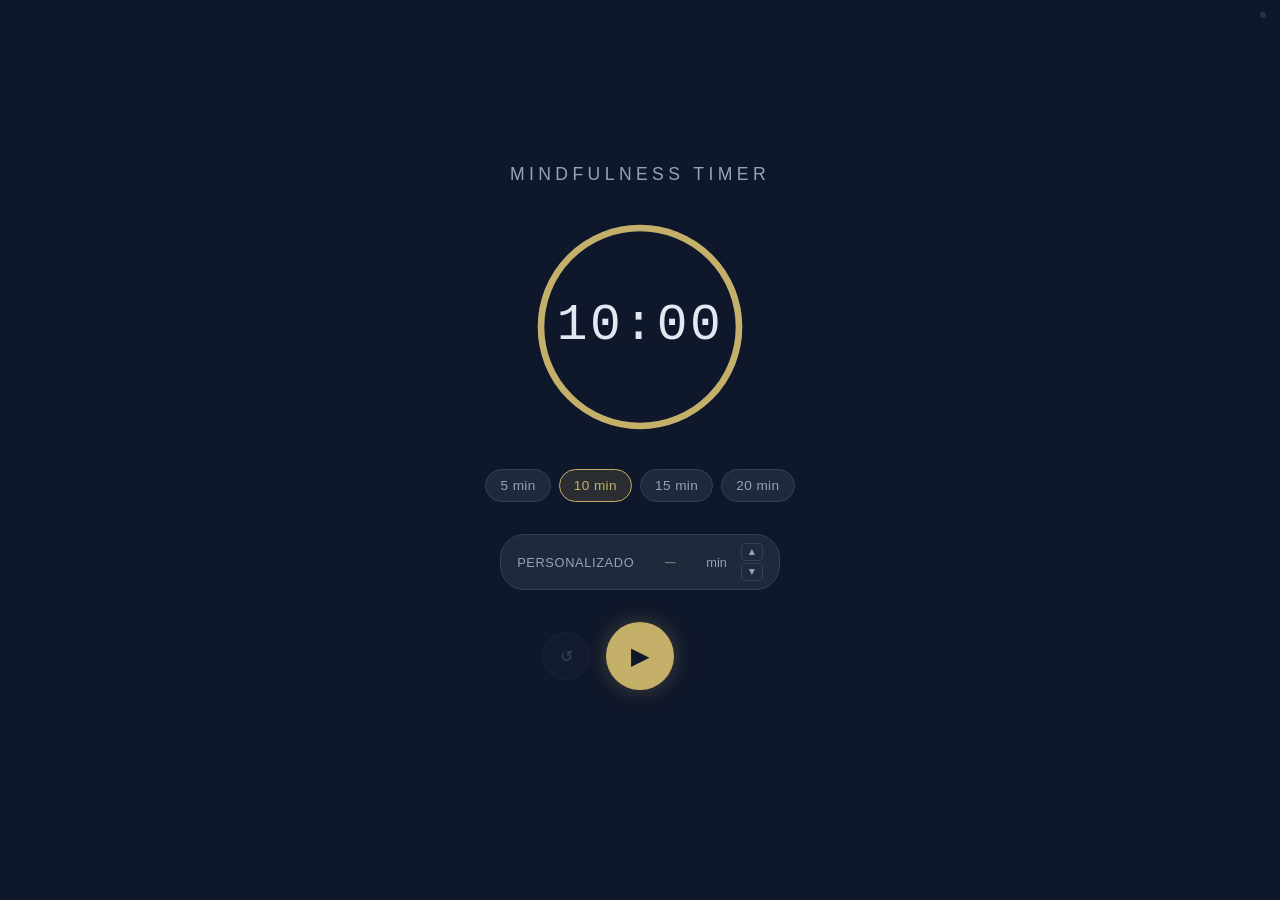
<file: index.html>
<!DOCTYPE html>
<html lang="es">
<head>
    <meta charset="UTF-8">
    <meta name="viewport" content="width=device-width, initial-scale=1.0, viewport-fit=cover">
    <title>Mindfulness Timer</title>

    <!-- PWA -->
    <link rel="manifest" href="manifest.json">
    <meta name="theme-color" content="#0f172a">

    <!-- iOS -->
    <meta name="apple-mobile-web-app-capable" content="yes">
    <meta name="apple-mobile-web-app-status-bar-style" content="black-translucent">
    <meta name="apple-mobile-web-app-title" content="Mindfulness">
    <link rel="apple-touch-icon" href="icons/apple-touch-icon.png">

    <!-- Android -->
    <meta name="mobile-web-app-capable" content="yes">
    <meta name="format-detection" content="telephone=no">

    <link rel="stylesheet" href="css/style.css">
</head>
<body>

<div class="finished-glow" id="finishedGlow"></div>
<div class="wakelock-indicator" id="wakeLockIndicator" title="Pantalla activa"></div>

<main class="app">

    <header class="header">
        <h1>Mindfulness Timer</h1>
    </header>

    <!-- Ring timer -->
    <div class="timer-ring" id="timerRing">
        <svg viewBox="0 0 200 200" xmlns="http://www.w3.org/2000/svg">
            <circle class="ring-bg" cx="100" cy="100" r="90"/>
            <circle class="ring-progress" id="ringProgress" cx="100" cy="100" r="90"/>
        </svg>
        <div class="timer-center">
            <div class="timer-display" id="timerDisplay">10:00</div>
            <div class="timer-label" id="timerLabel"></div>
        </div>
    </div>

    <!-- Presets -->
    <div class="presets">
        <button class="preset-btn" data-mins="5">5 min</button>
        <button class="preset-btn" data-mins="10">10 min</button>
        <button class="preset-btn" data-mins="15">15 min</button>
        <button class="preset-btn" data-mins="20">20 min</button>
    </div>

    <!-- Custom time -->
    <div class="custom-row" id="customRow">
        <label for="customInput">Personalizado</label>
        <input
            type="number"
            id="customInput"
            min="1"
            max="180"
            placeholder="—"
            inputmode="numeric"
            pattern="[0-9]*"
        >
        <span class="unit">min</span>
        <div class="custom-stepper">
            <button id="stepUp" aria-label="Aumentar minutos">▲</button>
            <button id="stepDown" aria-label="Disminuir minutos">▼</button>
        </div>
    </div>

    <!-- Controls -->
    <div class="controls">
        <button class="btn-secondary" id="btnReset" aria-label="Reiniciar">↺</button>
        <button class="btn-main" id="btnStart" aria-label="Iniciar">▶</button>
        <div style="width:48px"></div>
    </div>

    <div class="status" id="statusMsg"></div>

</main>

<script src="js/app.js"></script>
</body>
</html>
</file>
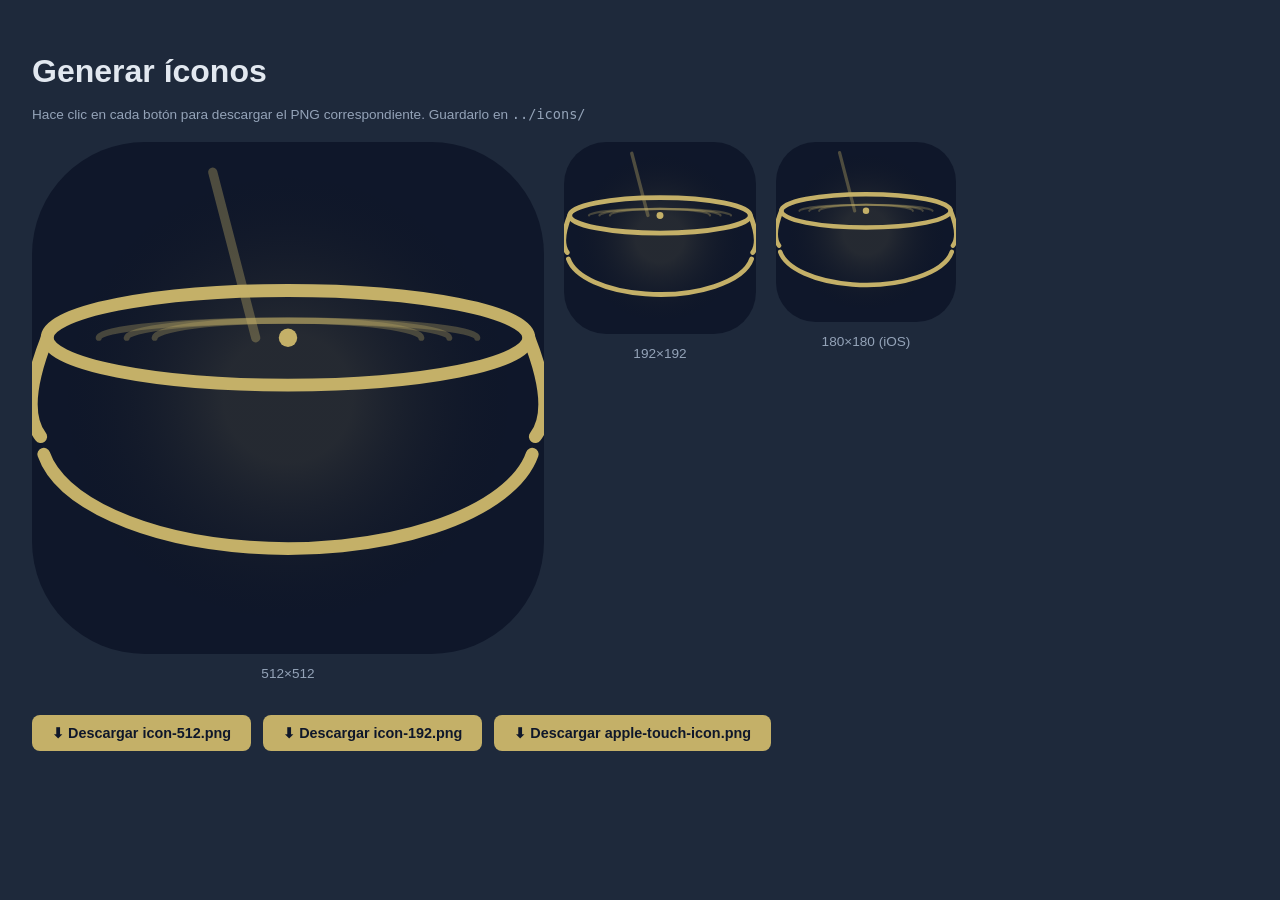
<file: tools/generate-icons.html>
<!DOCTYPE html>
<html lang="es">
<head>
<meta charset="UTF-8">
<title>Generar íconos — Mindfulness Timer</title>
<style>
  body { font-family: sans-serif; background: #1e293b; color: #e2e8f0; padding: 24px; }
  h1 { margin-bottom: 16px; }
  .canvases { display: flex; gap: 20px; flex-wrap: wrap; margin: 20px 0; }
  canvas { border-radius: 22%; display: block; }
  .actions { display: flex; gap: 12px; flex-wrap: wrap; }
  button {
    background: #c4b068; color: #0f172a; border: none; padding: 10px 20px;
    border-radius: 8px; cursor: pointer; font-size: 0.9rem; font-weight: 600;
  }
  button:hover { opacity: 0.85; }
  p { color: #94a3b8; font-size: 0.85rem; margin-top: 12px; }
</style>
</head>
<body>
<h1>Generar íconos</h1>
<p>Hace clic en cada botón para descargar el PNG correspondiente. Guardarlo en <code>../icons/</code></p>

<div class="canvases">
  <div>
    <canvas id="c512" width="512" height="512"></canvas>
    <p style="text-align:center">512×512</p>
  </div>
  <div>
    <canvas id="c192" width="192" height="192"></canvas>
    <p style="text-align:center">192×192</p>
  </div>
  <div>
    <canvas id="c180" width="180" height="180"></canvas>
    <p style="text-align:center">180×180 (iOS)</p>
  </div>
</div>

<div class="actions">
  <button onclick="download('c512','icon-512.png')">⬇ Descargar icon-512.png</button>
  <button onclick="download('c192','icon-192.png')">⬇ Descargar icon-192.png</button>
  <button onclick="download('c180','apple-touch-icon.png')">⬇ Descargar apple-touch-icon.png</button>
</div>

<script>
function drawBowl(canvas) {
  var s = canvas.width;
  var ctx = canvas.getContext('2d');
  var cx = s / 2, cy = s / 2, r = s * 0.42;

  // Background
  ctx.fillStyle = '#0f172a';
  ctx.fillRect(0, 0, s, s);

  var gold = '#c4b068';
  var goldDim = 'rgba(196,176,104,0.35)';

  // Outer glow
  var grd = ctx.createRadialGradient(cx, cy, r * 0.3, cx, cy, r * 1.1);
  grd.addColorStop(0, 'rgba(196,176,104,0.12)');
  grd.addColorStop(1, 'transparent');
  ctx.fillStyle = grd;
  ctx.fillRect(0, 0, s, s);

  ctx.lineWidth = s * 0.025;
  ctx.strokeStyle = gold;
  ctx.lineCap = 'round';

  // Bowl body — ellipse bottom
  ctx.beginPath();
  var bx = cx, by = cy + r * 0.18;
  var bw = r * 1.15, bh = r * 0.52;
  ctx.ellipse(bx, by, bw, bh, 0, Math.PI * 0.05, Math.PI * 0.95);
  ctx.stroke();

  // Bowl rim
  ctx.beginPath();
  ctx.ellipse(cx, cy - r * 0.28, r * 1.12, r * 0.22, 0, 0, Math.PI * 2);
  ctx.stroke();

  // Bowl sides
  ctx.beginPath();
  ctx.moveTo(cx - r * 1.12, cy - r * 0.28);
  ctx.quadraticCurveTo(cx - r * 1.25, cy + r * 0.05, cx - bw, by);
  ctx.stroke();

  ctx.beginPath();
  ctx.moveTo(cx + r * 1.12, cy - r * 0.28);
  ctx.quadraticCurveTo(cx + r * 1.25, cy + r * 0.05, cx + bw, by);
  ctx.stroke();

  // Striker stick
  ctx.strokeStyle = goldDim;
  ctx.lineWidth = s * 0.018;
  ctx.beginPath();
  ctx.moveTo(cx - r * 0.15, cy - r * 0.28);
  ctx.lineTo(cx - r * 0.35, cy - r * 1.05);
  ctx.stroke();

  // Ripple lines above bowl
  ctx.strokeStyle = 'rgba(196,176,104,0.3)';
  ctx.lineWidth = s * 0.012;
  [0.62, 0.75, 0.88].forEach(function(rr) {
    ctx.beginPath();
    ctx.ellipse(cx, cy - r * 0.28, r * rr, r * 0.08, 0, Math.PI, Math.PI * 2);
    ctx.stroke();
  });

  // Center dot
  ctx.beginPath();
  ctx.arc(cx, cy - r * 0.28, s * 0.018, 0, Math.PI * 2);
  ctx.fillStyle = gold;
  ctx.fill();
}

['c512','c192','c180'].forEach(function(id) {
  var c = document.getElementById(id);
  drawBowl(c);
});

function download(canvasId, filename) {
  var c = document.getElementById(canvasId);
  var a = document.createElement('a');
  a.href = c.toDataURL('image/png');
  a.download = filename;
  a.click();
}
</script>
</body>
</html>
</file>
<file: css/style.css>
:root {
    --bg: #0f172a;
    --bg2: #1e293b;
    --bg3: #263348;
    --gold: #c4b068;
    --gold-dim: #8a7a48;
    --text: #e2e8f0;
    --text-dim: #94a3b8;
    --border: #334155;
    --glow: rgba(196, 176, 104, 0.15);
}

* {
    box-sizing: border-box;
    margin: 0;
    padding: 0;
    -webkit-tap-highlight-color: transparent;
}

html, body {
    height: 100%;
    background: var(--bg);
    color: var(--text);
    font-family: -apple-system, BlinkMacSystemFont, 'Segoe UI', sans-serif;
    overscroll-behavior: none;
    user-select: none;
    -webkit-user-select: none;
}

body {
    min-height: 100dvh;
    min-height: -webkit-fill-available;
    display: flex;
    flex-direction: column;
    align-items: center;
    justify-content: center;
    padding: env(safe-area-inset-top, 20px) env(safe-area-inset-right, 20px) env(safe-area-inset-bottom, 20px) env(safe-area-inset-left, 20px);
    padding-top: max(env(safe-area-inset-top), 20px);
    padding-bottom: max(env(safe-area-inset-bottom), 20px);
}

.app {
    width: 100%;
    max-width: 380px;
    display: flex;
    flex-direction: column;
    align-items: center;
    gap: 32px;
}

/* Header */
.header {
    text-align: center;
}

.header h1 {
    font-size: 1.1rem;
    font-weight: 300;
    letter-spacing: 0.25em;
    text-transform: uppercase;
    color: var(--text-dim);
}

/* Timer display */
.timer-ring {
    position: relative;
    width: 220px;
    height: 220px;
    flex-shrink: 0;
}

.timer-ring svg {
    width: 100%;
    height: 100%;
    transform: rotate(-90deg);
}

.ring-bg {
    fill: none;
    stroke: var(--bg3);
    stroke-width: 6;
}

.ring-progress {
    fill: none;
    stroke: var(--gold);
    stroke-width: 6;
    stroke-linecap: round;
    transition: stroke-dashoffset 1s linear, stroke 0.4s ease;
}

.ring-progress.finished {
    stroke: var(--gold-dim);
}

.timer-center {
    position: absolute;
    inset: 0;
    display: flex;
    flex-direction: column;
    align-items: center;
    justify-content: center;
    gap: 4px;
}

.timer-display {
    font-size: 3.2rem;
    font-weight: 200;
    letter-spacing: 0.05em;
    font-variant-numeric: tabular-nums;
    color: var(--text);
    font-family: 'SF Mono', 'Fira Code', 'Courier New', monospace;
    line-height: 1;
}

.timer-label {
    font-size: 0.7rem;
    letter-spacing: 0.2em;
    text-transform: uppercase;
    color: var(--text-dim);
}

/* Presets */
.presets {
    display: flex;
    gap: 8px;
    flex-wrap: wrap;
    justify-content: center;
    width: 100%;
}

.preset-btn {
    background: var(--bg2);
    border: 1px solid var(--border);
    color: var(--text-dim);
    font-size: 0.85rem;
    padding: 8px 14px;
    border-radius: 20px;
    cursor: pointer;
    transition: all 0.2s ease;
    letter-spacing: 0.03em;
    white-space: nowrap;
}

.preset-btn:hover {
    border-color: var(--gold-dim);
    color: var(--text);
}

.preset-btn.active {
    background: var(--glow);
    border-color: var(--gold);
    color: var(--gold);
}

/* Custom time */
.custom-row {
    display: flex;
    align-items: center;
    gap: 10px;
    background: var(--bg2);
    border: 1px solid var(--border);
    border-radius: 24px;
    padding: 8px 16px;
    transition: border-color 0.2s;
}

.custom-row.active {
    border-color: var(--gold);
}

.custom-row label {
    font-size: 0.8rem;
    color: var(--text-dim);
    letter-spacing: 0.05em;
    text-transform: uppercase;
    white-space: nowrap;
}

.custom-row input[type="number"] {
    background: transparent;
    border: none;
    outline: none;
    color: var(--text);
    font-size: 1.1rem;
    font-family: 'SF Mono', 'Fira Code', 'Courier New', monospace;
    width: 52px;
    text-align: center;
    -moz-appearance: textfield;
}

.custom-row input[type="number"]::-webkit-inner-spin-button,
.custom-row input[type="number"]::-webkit-outer-spin-button {
    -webkit-appearance: none;
}

.custom-row .unit {
    font-size: 0.8rem;
    color: var(--text-dim);
}

.custom-stepper {
    display: flex;
    flex-direction: column;
    gap: 2px;
    margin-left: 4px;
}

.custom-stepper button {
    background: none;
    border: 1px solid var(--border);
    color: var(--text-dim);
    width: 22px;
    height: 18px;
    border-radius: 4px;
    cursor: pointer;
    font-size: 0.65rem;
    display: flex;
    align-items: center;
    justify-content: center;
    line-height: 1;
    transition: all 0.15s;
}

.custom-stepper button:hover {
    border-color: var(--gold-dim);
    color: var(--gold);
}

/* Controls */
.controls {
    display: flex;
    gap: 16px;
    align-items: center;
}

.btn-main {
    background: var(--gold);
    color: var(--bg);
    border: none;
    border-radius: 50%;
    width: 68px;
    height: 68px;
    font-size: 1.5rem;
    cursor: pointer;
    display: flex;
    align-items: center;
    justify-content: center;
    transition: all 0.2s ease;
    box-shadow: 0 0 20px rgba(196, 176, 104, 0.3);
    flex-shrink: 0;
}

.btn-main:hover {
    transform: scale(1.05);
    box-shadow: 0 0 30px rgba(196, 176, 104, 0.45);
}

.btn-main:active {
    transform: scale(0.97);
}

.btn-main:disabled {
    opacity: 0.4;
    cursor: default;
    transform: none;
    box-shadow: none;
}

.btn-secondary {
    background: var(--bg2);
    border: 1px solid var(--border);
    color: var(--text-dim);
    border-radius: 50%;
    width: 48px;
    height: 48px;
    font-size: 1rem;
    cursor: pointer;
    display: flex;
    align-items: center;
    justify-content: center;
    transition: all 0.2s ease;
    flex-shrink: 0;
}

.btn-secondary:hover {
    border-color: var(--gold-dim);
    color: var(--text);
}

.btn-secondary:active {
    transform: scale(0.95);
}

.btn-secondary:disabled {
    opacity: 0.3;
    cursor: default;
    transform: none;
}

/* Status message */
.status {
    font-size: 0.75rem;
    color: var(--text-dim);
    letter-spacing: 0.15em;
    text-transform: uppercase;
    text-align: center;
    min-height: 1.1em;
    transition: color 0.4s;
}

.status.active {
    color: var(--gold);
}

/* Wake lock indicator */
.wakelock-indicator {
    position: fixed;
    top: max(env(safe-area-inset-top), 12px);
    right: max(env(safe-area-inset-right), 14px);
    width: 6px;
    height: 6px;
    border-radius: 50%;
    background: var(--bg3);
    transition: background 0.4s;
}

.wakelock-indicator.on {
    background: #4ade80;
    box-shadow: 0 0 8px rgba(74, 222, 128, 0.5);
}

/* Finished overlay */
.finished-glow {
    position: fixed;
    inset: 0;
    background: radial-gradient(ellipse at center, rgba(196, 176, 104, 0.08) 0%, transparent 70%);
    pointer-events: none;
    opacity: 0;
    transition: opacity 1s ease;
}

.finished-glow.show {
    opacity: 1;
}

/* Animations */
@keyframes pulse-ring {
    0%, 100% { opacity: 1; }
    50% { opacity: 0.7; }
}

.timer-ring.running .ring-progress {
    animation: pulse-ring 4s ease-in-out infinite;
}

/* Landscape compact */
@media (max-height: 500px) and (orientation: landscape) {
    .app {
        flex-direction: row;
        flex-wrap: wrap;
        max-width: 600px;
        gap: 16px;
        justify-content: center;
    }
    .timer-ring {
        width: 160px;
        height: 160px;
    }
    .timer-display {
        font-size: 2.4rem;
    }
    .header {
        width: 100%;
    }
}
</file>
